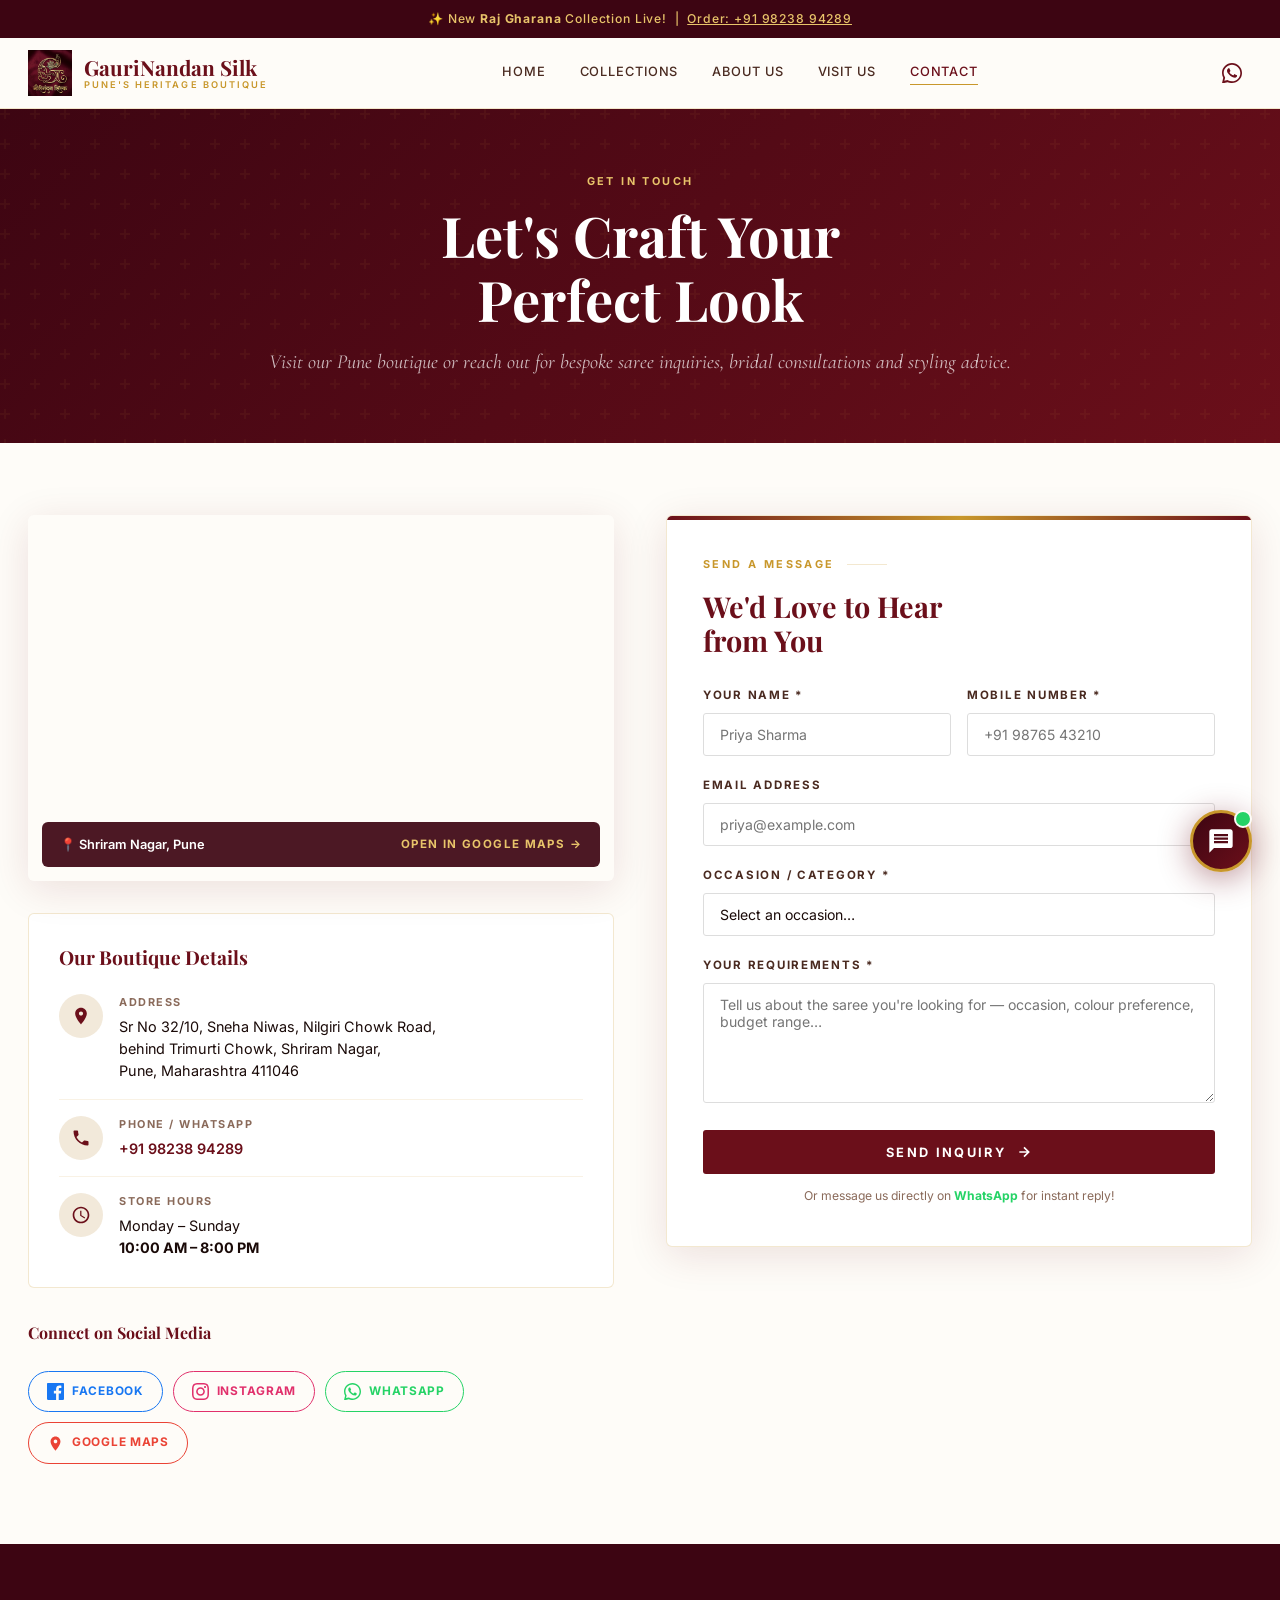
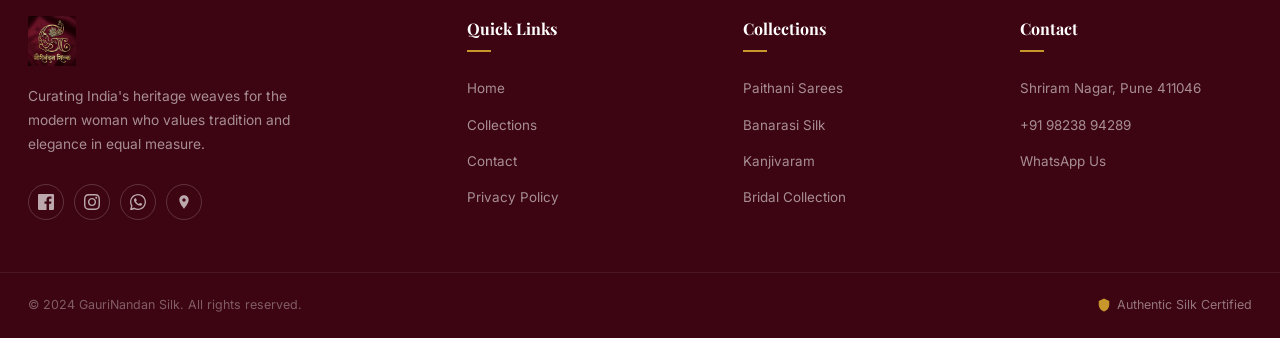
<file: contact.html>
<!DOCTYPE html>
<html lang="en">
<head>
  <meta charset="UTF-8"/>
  <meta name="viewport" content="width=device-width, initial-scale=1.0"/>
  <title>Contact Us | GauriNandan Silk – Pune's Premium Saree Boutique</title>
  <meta name="description" content="Visit GauriNandan Silk in Pune or reach us via WhatsApp, Facebook, Instagram. Sr No 32/10, Shriram Nagar, Pune 411046. +91 98238 94289."/>
  <link rel="icon" href="logo.png" type="image/png"/>
  <link rel="stylesheet" href="gn-shared.css"/>
  <style>
    /* CONTACT PAGE STYLES */
    .contact-section { padding: 72px 0 80px; }
    .contact-grid {
      display: grid;
      grid-template-columns: 1fr 1fr;
      gap: 52px;
      align-items: start;
    }
    /* Left: Map + Info */
    .contact-left { display: flex; flex-direction: column; gap: 32px; }
    .contact-map-wrap {
      border-radius: var(--radius);
      overflow: hidden;
      aspect-ratio: 16/10;
      box-shadow: var(--shadow);
      position: relative;
    }
    .contact-map-wrap iframe { width:100%; height:100%; border:0; }
    .map-cta {
      position: absolute;
      bottom: 14px;
      left: 14px;
      right: 14px;
      background: rgba(61,5,18,0.92);
      backdrop-filter: blur(8px);
      color: #fff;
      display: flex;
      align-items: center;
      justify-content: space-between;
      padding: 12px 18px;
      border-radius: var(--radius);
    }
    .map-cta span { font-size:0.8rem; font-weight:600; }
    .map-cta a {
      font-size:0.72rem; font-weight:700; letter-spacing:.12em; text-transform:uppercase;
      color:var(--gold-light); transition:color .2s;
    }
    .map-cta a:hover { color:#fff; }
    .contact-info-card {
      background: #fff;
      border: 1px solid var(--border);
      border-radius: var(--radius);
      padding: 28px 30px;
    }
    .contact-info-item {
      display: flex;
      gap: 16px;
      align-items: flex-start;
      padding: 16px 0;
      border-bottom: 1px solid var(--border-light);
    }
    .contact-info-item:last-child { border-bottom: none; padding-bottom: 0; }
    .contact-info-icon {
      width: 44px;
      height: 44px;
      border-radius: 50%;
      background: var(--cream-dark);
      display: flex;
      align-items: center;
      justify-content: center;
      flex-shrink: 0;
    }
    .contact-info-icon svg { width:20px; height:20px; fill:var(--maroon); }
    .contact-info-label { font-size:0.68rem; font-weight:700; letter-spacing:.14em; text-transform:uppercase; color:var(--text-light); margin-bottom:4px; }
    .contact-info-val { font-size:0.9rem; color:var(--text-dark); line-height:1.55; }
    .contact-info-val a { color:var(--maroon); font-weight:600; transition:color .2s; }
    .contact-info-val a:hover { color:var(--gold); }
    /* Social Buttons */
    .soc-connect { display:flex; flex-wrap:wrap; gap:10px; margin-top:24px; }
    .soc-connect-btn {
      display:flex; align-items:center; gap:8px;
      padding:10px 18px; border-radius:var(--radius-pill);
      font-size:0.74rem; font-weight:700; letter-spacing:.06em;
      text-transform:uppercase; transition:var(--transition);
      border: 1.5px solid;
    }
    .soc-connect-btn svg { width:17px; height:17px; fill:currentColor; flex-shrink:0; }
    .soc-connect-btn.fb  { border-color:#1877f2; color:#1877f2; }
    .soc-connect-btn.fb:hover  { background:#1877f2; color:#fff; }
    .soc-connect-btn.ig  { border-color:#e1306c; color:#e1306c; }
    .soc-connect-btn.ig:hover  { background:#e1306c; color:#fff; }
    .soc-connect-btn.wa  { border-color:#25d366; color:#25d366; }
    .soc-connect-btn.wa:hover  { background:#25d366; color:#fff; }
    .soc-connect-btn.map { border-color:#ea4335; color:#ea4335; }
    .soc-connect-btn.map:hover { background:#ea4335; color:#fff; }
    /* Right: Form */
    .contact-form-card {
      background: #fff;
      border: 1px solid var(--border);
      border-radius: var(--radius);
      padding: 40px 36px;
      box-shadow: var(--shadow);
      position: relative;
      overflow: hidden;
    }
    .contact-form-card::before {
      content: '';
      position: absolute;
      top: 0;
      left: 0;
      right: 0;
      height: 4px;
      background: linear-gradient(90deg, var(--maroon), var(--gold), var(--maroon));
    }
    .form-row { display:grid; grid-template-columns:1fr 1fr; gap:16px; }
    .form-submit {
      width: 100%;
      padding: 14px;
      background: var(--maroon);
      color: #fff;
      border: none;
      border-radius: var(--radius-sm);
      font-size: 0.8rem;
      font-weight: 700;
      letter-spacing: .18em;
      text-transform: uppercase;
      cursor: pointer;
      transition: var(--transition);
      display: flex;
      align-items: center;
      justify-content: center;
      gap: 10px;
      margin-top: 8px;
    }
    .form-submit:hover { background: var(--maroon-mid); transform: translateY(-2px); box-shadow: 0 8px 24px rgba(107,15,26,.28); }
    .form-submit svg { width:16px; height:16px; fill:none; stroke:currentColor; stroke-width:2.5; }
    .form-success {
      display: none;
      text-align: center;
      padding: 40px 20px;
    }
    .form-success.show { display: block; }
    .form-success-icon { font-size: 3rem; margin-bottom: 16px; }
    .form-success h3 { font-family:'Playfair Display',serif; font-size:1.5rem; color:var(--maroon); margin-bottom:8px; }
    .form-success p { font-size:.88rem; color:var(--text-light); }
    @media(max-width:900px) {
      .contact-grid { grid-template-columns:1fr; }
      .contact-form-card { order:-1; padding:28px 22px; }
    }
    @media(max-width:540px) { .form-row { grid-template-columns:1fr; } }
  </style>
</head>
<body>

<!-- ANNOUNCEMENT -->
<div id="gn-announcement">
  ✨ New <strong>Raj Gharana</strong> Collection Live! &nbsp;|&nbsp;
  <a href="https://wa.me/919823894289" target="_blank">Order: +91 98238 94289</a>
</div>

<!-- NAVBAR -->
<nav id="gn-nav">
  <div class="nav-inner">
    <a class="nav-logo" href="index.html">
      <img src="logo.png" alt="GauriNandan Silk Logo"/>
      <div class="nav-logo-text">GauriNandan Silk<small>Pune's Heritage Boutique</small></div>
    </a>
    <div class="nav-links">
      <a href="index.html">Home</a>
      <a href="shop.html">Collections</a>
      <a href="index.html#about">About Us</a>
      <a href="index.html#visit">Visit Us</a>
      <a href="contact.html" class="active">Contact</a>
    </div>
    <div class="nav-actions">
      <a href="https://wa.me/919823894289" target="_blank" class="nav-icon-btn"><svg viewBox="0 0 24 24"><path d="M17.472 14.382c-.297-.149-1.758-.867-2.03-.967-.273-.099-.471-.148-.67.15-.197.297-.767.966-.94 1.164-.173.199-.347.223-.644.075-.297-.15-1.255-.463-2.39-1.475-.883-.788-1.48-1.761-1.653-2.059-.173-.297-.018-.458.13-.606.134-.133.298-.347.446-.52.149-.174.198-.298.298-.497.099-.198.05-.371-.025-.52-.075-.149-.669-1.612-.916-2.207-.242-.579-.487-.5-.669-.51-.173-.008-.371-.01-.57-.01-.198 0-.52.074-.792.372-.272.297-1.04 1.016-1.04 2.479 0 1.462 1.065 2.875 1.213 3.074.149.198 2.096 3.2 5.077 4.487.709.306 1.262.489 1.694.625.712.227 1.36.195 1.871.118.571-.085 1.758-.719 2.006-1.413.248-.694.248-1.289.173-1.413-.074-.124-.272-.198-.57-.347z"/><path d="M12 0C5.373 0 0 5.373 0 12c0 2.127.558 4.123 1.528 5.849L.057 23.854a.5.5 0 00.605.605l6.005-1.471A11.954 11.954 0 0012 24c6.627 0 12-5.373 12-12S18.627 0 12 0zm0 22a9.952 9.952 0 01-5.062-1.38l-.361-.215-3.734.914.915-3.734-.215-.361A9.952 9.952 0 012 12C2 6.477 6.477 2 12 2s10 4.477 10 10-4.477 10-10 10z"/></svg></a>
      <button class="hamburger" id="gn-hamburger"><span></span><span></span><span></span></button>
    </div>
  </div>
</nav>

<!-- MOBILE NAV -->
<div id="gn-mobile-nav">
  <a href="index.html">Home</a>
  <a href="shop.html">Collections</a>
  <a href="index.html#about">About Us</a>
  <a href="contact.html">Contact</a>
  <div class="mobile-soc-row">
    <a class="mobile-soc-btn" href="https://wa.me/919823894289" target="_blank">💬 WhatsApp</a>
    <a class="mobile-soc-btn" href="https://maps.app.goo.gl/ef2P8LEWgLj3ya296" target="_blank">📍 Maps</a>
  </div>
</div>

<!-- PAGE HERO -->
<div class="page-hero">
  <p class="page-hero-label">Get in Touch</p>
  <h1 class="page-hero-title font-serif">Let's Craft Your<br/>Perfect Look</h1>
  <p class="page-hero-sub">Visit our Pune boutique or reach out for bespoke saree inquiries, bridal consultations and styling advice.</p>
</div>

<!-- MAIN -->
<main>
  <section class="contact-section">
    <div class="container">
      <div class="contact-grid">

        <!-- LEFT: Map + Info -->
        <div class="contact-left" data-reveal>
          <div class="contact-map-wrap">
            <iframe
              src="https://www.google.com/maps/embed?pb=!1m18!1m12!1m3!1d3783.2714726849093!2d73.8155!3d18.5162!2m3!1f0!2f0!3f0!3m2!1i1024!2i768!4f13.1!3m3!1m2!1s0x3bc2bf2836db5019%3A0xfabf6e5bb9e13a6b!2sShriram%20Nagar%2C%20Pune%2C%20Maharashtra!5e0!3m2!1sen!2sin!4v1718000000000!5m2!1sen!2sin"
              allowfullscreen="" loading="lazy" referrerpolicy="no-referrer-when-downgrade"
              title="GauriNandan Silk Pune Location">
            </iframe>
            <div class="map-cta">
              <span>📍 Shriram Nagar, Pune</span>
              <a href="https://maps.app.goo.gl/ef2P8LEWgLj3ya296" target="_blank">Open in Google Maps →</a>
            </div>
          </div>

          <div class="contact-info-card">
            <h3 class="font-serif" style="font-size:1.2rem;color:var(--maroon);margin-bottom:4px;">Our Boutique Details</h3>
            <div class="contact-info-item">
              <div class="contact-info-icon"><svg viewBox="0 0 24 24"><path d="M12 2C8.13 2 5 5.13 5 9c0 5.25 7 13 7 13s7-7.75 7-13c0-3.87-3.13-7-7-7zm0 9.5c-1.38 0-2.5-1.12-2.5-2.5s1.12-2.5 2.5-2.5 2.5 1.12 2.5 2.5-1.12 2.5-2.5 2.5z"/></svg></div>
              <div>
                <div class="contact-info-label">Address</div>
                <div class="contact-info-val">Sr No 32/10, Sneha Niwas, Nilgiri Chowk Road,<br/>behind Trimurti Chowk, Shriram Nagar,<br/>Pune, Maharashtra 411046</div>
              </div>
            </div>
            <div class="contact-info-item">
              <div class="contact-info-icon"><svg viewBox="0 0 24 24"><path d="M6.62 10.79c1.44 2.83 3.76 5.14 6.59 6.59l2.2-2.2c.27-.27.67-.36 1.02-.24 1.12.37 2.33.57 3.57.57.55 0 1 .45 1 1V20c0 .55-.45 1-1 1-9.39 0-17-7.61-17-17 0-.55.45-1 1-1h3.5c.55 0 1 .45 1 1 0 1.25.2 2.45.57 3.57.11.35.03.74-.25 1.02l-2.2 2.2z"/></svg></div>
              <div>
                <div class="contact-info-label">Phone / WhatsApp</div>
                <div class="contact-info-val"><a href="tel:+919823894289">+91 98238 94289</a></div>
              </div>
            </div>
            <div class="contact-info-item">
              <div class="contact-info-icon"><svg viewBox="0 0 24 24"><path d="M12 2C6.48 2 2 6.48 2 12s4.48 10 10 10 10-4.48 10-10S17.52 2 12 2zm0 18c-4.41 0-8-3.59-8-8s3.59-8 8-8 8 3.59 8 8-3.59 8-8 8zm.5-13H11v6l5.25 3.15.75-1.23-4.5-2.67V7z"/></svg></div>
              <div>
                <div class="contact-info-label">Store Hours</div>
                <div class="contact-info-val">Monday – Sunday<br/><strong>10:00 AM – 8:00 PM</strong></div>
              </div>
            </div>
          </div>

          <div>
            <h4 class="font-serif" style="font-size:1rem;color:var(--maroon);margin-bottom:14px;">Connect on Social Media</h4>
            <div class="soc-connect">
              <a class="soc-connect-btn fb" href="https://www.facebook.com/share/14ZEr9QbPwk/" target="_blank">
                <svg viewBox="0 0 24 24"><path d="M22.675 0h-21.35c-.732 0-1.325.593-1.325 1.325v21.351c0 .731.593 1.324 1.325 1.324h11.495v-9.294h-3.128v-3.622h3.128v-2.671c0-3.1 1.893-4.788 4.659-4.788 1.325 0 2.463.099 2.795.143v3.24l-1.918.001c-1.504 0-1.795.715-1.795 1.763v2.313h3.587l-.467 3.622h-3.12v9.293h6.116c.73 0 1.323-.593 1.323-1.325v-21.35c0-.732-.593-1.325-1.325-1.325z"/></svg>
                Facebook
              </a>
              <a class="soc-connect-btn ig" href="https://www.instagram.com/gaurinandan_silk?igsh=MXVwcW5zNHdubG9kYg==" target="_blank">
                <svg viewBox="0 0 24 24"><path d="M12 2.163c3.204 0 3.584.012 4.85.07 3.252.148 4.771 1.691 4.919 4.919.058 1.265.069 1.645.069 4.849 0 3.205-.012 3.584-.069 4.849-.149 3.225-1.664 4.771-4.919 4.919-1.266.058-1.644.07-4.85.07-3.204 0-3.584-.012-4.849-.07-3.26-.149-4.771-1.699-4.919-4.92-.058-1.265-.07-1.644-.07-4.849 0-3.204.013-3.583.07-4.849.149-3.227 1.664-4.771 4.919-4.919 1.266-.057 1.645-.069 4.849-.069zm0-2.163c-3.259 0-3.667.014-4.947.072-4.358.2-6.78 2.618-6.98 6.98-.059 1.281-.073 1.689-.073 4.948 0 3.259.014 3.668.072 4.948.2 4.358 2.618 6.78 6.98 6.98 1.281.058 1.689.072 4.948.072 3.259 0 3.668-.014 4.948-.072 4.354-.2 6.782-2.618 6.979-6.98.059-1.28.073-1.689.073-4.948 0-3.259-.014-3.667-.072-4.947-.196-4.354-2.617-6.78-6.979-6.98-1.281-.059-1.69-.073-4.949-.073zm0 5.838c-3.403 0-6.162 2.759-6.162 6.162s2.759 6.163 6.162 6.163 6.162-2.759 6.162-6.163-2.759-6.162-6.162-6.162zm0 10.162c-2.209 0-4-1.79-4-4s1.791-4 4-4 4 1.791 4 4-1.791 4-4 4zm6.406-11.845c-.796 0-1.441.645-1.441 1.44s.645 1.44 1.441 1.44c.795 0 1.439-.645 1.439-1.44s-.644-1.44-1.439-1.44z"/></svg>
                Instagram
              </a>
              <a class="soc-connect-btn wa" href="https://wa.me/919823894289" target="_blank">
                <svg viewBox="0 0 24 24"><path d="M17.472 14.382c-.297-.149-1.758-.867-2.03-.967-.273-.099-.471-.148-.67.15-.197.297-.767.966-.94 1.164-.173.199-.347.223-.644.075-.297-.15-1.255-.463-2.39-1.475-.883-.788-1.48-1.761-1.653-2.059-.173-.297-.018-.458.13-.606.134-.133.298-.347.446-.52.149-.174.198-.298.298-.497.099-.198.05-.371-.025-.52-.075-.149-.669-1.612-.916-2.207-.242-.579-.487-.5-.669-.51-.173-.008-.371-.01-.57-.01-.198 0-.52.074-.792.372-.272.297-1.04 1.016-1.04 2.479 0 1.462 1.065 2.875 1.213 3.074.149.198 2.096 3.2 5.077 4.487.709.306 1.262.489 1.694.625.712.227 1.36.195 1.871.118.571-.085 1.758-.719 2.006-1.413.248-.694.248-1.289.173-1.413-.074-.124-.272-.198-.57-.347z"/><path d="M12 0C5.373 0 0 5.373 0 12c0 2.127.558 4.123 1.528 5.849L.057 23.854a.5.5 0 00.605.605l6.005-1.471A11.954 11.954 0 0012 24c6.627 0 12-5.373 12-12S18.627 0 12 0zm0 22a9.952 9.952 0 01-5.062-1.38l-.361-.215-3.734.914.915-3.734-.215-.361A9.952 9.952 0 012 12C2 6.477 6.477 2 12 2s10 4.477 10 10-4.477 10-10 10z"/></svg>
                WhatsApp
              </a>
              <a class="soc-connect-btn map" href="https://maps.app.goo.gl/ef2P8LEWgLj3ya296" target="_blank">
                <svg viewBox="0 0 24 24"><path d="M12 2C8.13 2 5 5.13 5 9c0 5.25 7 13 7 13s7-7.75 7-13c0-3.87-3.13-7-7-7zm0 9.5c-1.38 0-2.5-1.12-2.5-2.5s1.12-2.5 2.5-2.5 2.5 1.12 2.5 2.5-1.12 2.5-2.5 2.5z"/></svg>
                Google Maps
              </a>
            </div>
          </div>
        </div>

        <!-- RIGHT: Form -->
        <div class="contact-form-card" data-reveal style="transition-delay:.1s">
          <div class="section-label left" style="margin-bottom:16px;">Send a Message</div>
          <h2 class="section-h2" style="font-size:1.8rem;margin-bottom:28px;">We'd Love to Hear<br/>from You</h2>

          <form id="contact-form" novalidate>
            <div class="form-row">
              <div class="form-group">
                <label class="form-label">Your Name *</label>
                <input type="text" class="form-input" placeholder="Priya Sharma" required id="name-input"/>
              </div>
              <div class="form-group">
                <label class="form-label">Mobile Number *</label>
                <input type="tel" class="form-input" placeholder="+91 98765 43210" required id="phone-input"/>
              </div>
            </div>

            <div class="form-group">
              <label class="form-label">Email Address</label>
              <input type="email" class="form-input" placeholder="priya@example.com" id="email-input"/>
            </div>

            <div class="form-group">
              <label class="form-label">Occasion / Category *</label>
              <select class="form-select" required>
                <option value="" disabled selected>Select an occasion…</option>
                <option>Bridal Collection</option>
                <option>Wedding Guest</option>
                <option>Festive / Puja</option>
                <option>Party Wear Silk</option>
                <option>Office Wear</option>
                <option>Casual Drapes</option>
                <option>Wholesale Inquiry</option>
                <option>Other</option>
              </select>
            </div>

            <div class="form-group">
              <label class="form-label">Your Requirements *</label>
              <textarea class="form-textarea" placeholder="Tell us about the saree you're looking for — occasion, colour preference, budget range…" required></textarea>
            </div>

            <button type="submit" class="form-submit">
              Send Inquiry
              <svg viewBox="0 0 24 24"><path d="M5 12h14M12 5l7 7-7 7"/></svg>
            </button>

            <p style="text-align:center;font-size:.76rem;color:var(--text-light);margin-top:12px;">
              Or message us directly on
              <a href="https://wa.me/919823894289" target="_blank" style="color:#25d366;font-weight:700;">WhatsApp</a>
              for instant reply!
            </p>
          </form>

          <div class="form-success" id="form-success">
            <div class="form-success-icon">🙏</div>
            <h3 class="font-serif">Thank You!</h3>
            <p>We've received your inquiry and will reach out within 24 hours. For quicker response, WhatsApp us at <a href="https://wa.me/919823894289" style="color:var(--maroon);font-weight:600;">+91 98238 94289</a></p>
            <a href="shop.html" class="btn btn-maroon" style="margin-top:20px;display:inline-flex;">Browse Collections</a>
          </div>
        </div>

      </div>
    </div>
  </section>
</main>

<!-- FOOTER -->
<footer id="gn-footer">
  <div class="footer-grid">
    <div class="footer-brand">
      <img src="logo.png" alt="GauriNandan Silk"/>
      <p>Curating India's heritage weaves for the modern woman who values tradition and elegance in equal measure.</p>
      <div class="footer-soc-row">
        <a class="footer-soc-icon" href="https://www.facebook.com/share/14ZEr9QbPwk/" target="_blank"><svg viewBox="0 0 24 24"><path d="M22.675 0h-21.35c-.732 0-1.325.593-1.325 1.325v21.351c0 .731.593 1.324 1.325 1.324h11.495v-9.294h-3.128v-3.622h3.128v-2.671c0-3.1 1.893-4.788 4.659-4.788 1.325 0 2.463.099 2.795.143v3.24l-1.918.001c-1.504 0-1.795.715-1.795 1.763v2.313h3.587l-.467 3.622h-3.12v9.293h6.116c.73 0 1.323-.593 1.323-1.325v-21.35c0-.732-.593-1.325-1.325-1.325z"/></svg></a>
        <a class="footer-soc-icon" href="https://www.instagram.com/gaurinandan_silk?igsh=MXVwcW5zNHdubG9kYg==" target="_blank"><svg viewBox="0 0 24 24"><path d="M12 2.163c3.204 0 3.584.012 4.85.07 3.252.148 4.771 1.691 4.919 4.919.058 1.265.069 1.645.069 4.849 0 3.205-.012 3.584-.069 4.849-.149 3.225-1.664 4.771-4.919 4.919-1.266.058-1.644.07-4.85.07-3.204 0-3.584-.012-4.849-.07-3.26-.149-4.771-1.699-4.919-4.92-.058-1.265-.07-1.644-.07-4.849 0-3.204.013-3.583.07-4.849.149-3.227 1.664-4.771 4.919-4.919 1.266-.057 1.645-.069 4.849-.069zm0-2.163c-3.259 0-3.667.014-4.947.072-4.358.2-6.78 2.618-6.98 6.98-.059 1.281-.073 1.689-.073 4.948 0 3.259.014 3.668.072 4.948.2 4.358 2.618 6.78 6.98 6.98 1.281.058 1.689.072 4.948.072 3.259 0 3.668-.014 4.948-.072 4.354-.2 6.782-2.618 6.979-6.98.059-1.28.073-1.689.073-4.948 0-3.259-.014-3.667-.072-4.947-.196-4.354-2.617-6.78-6.979-6.98-1.281-.059-1.69-.073-4.949-.073zm0 5.838c-3.403 0-6.162 2.759-6.162 6.162s2.759 6.163 6.162 6.163 6.162-2.759 6.162-6.163-2.759-6.162-6.162-6.162zm0 10.162c-2.209 0-4-1.79-4-4s1.791-4 4-4 4 1.791 4 4-1.791 4-4 4zm6.406-11.845c-.796 0-1.441.645-1.441 1.44s.645 1.44 1.441 1.44c.795 0 1.439-.645 1.439-1.44s-.644-1.44-1.439-1.44z"/></svg></a>
        <a class="footer-soc-icon" href="https://wa.me/919823894289" target="_blank"><svg viewBox="0 0 24 24"><path d="M17.472 14.382c-.297-.149-1.758-.867-2.03-.967-.273-.099-.471-.148-.67.15-.197.297-.767.966-.94 1.164-.173.199-.347.223-.644.075-.297-.15-1.255-.463-2.39-1.475-.883-.788-1.48-1.761-1.653-2.059-.173-.297-.018-.458.13-.606.134-.133.298-.347.446-.52.149-.174.198-.298.298-.497.099-.198.05-.371-.025-.52-.075-.149-.669-1.612-.916-2.207-.242-.579-.487-.5-.669-.51-.173-.008-.371-.01-.57-.01-.198 0-.52.074-.792.372-.272.297-1.04 1.016-1.04 2.479 0 1.462 1.065 2.875 1.213 3.074.149.198 2.096 3.2 5.077 4.487.709.306 1.262.489 1.694.625.712.227 1.36.195 1.871.118.571-.085 1.758-.719 2.006-1.413.248-.694.248-1.289.173-1.413-.074-.124-.272-.198-.57-.347z"/><path d="M12 0C5.373 0 0 5.373 0 12c0 2.127.558 4.123 1.528 5.849L.057 23.854a.5.5 0 00.605.605l6.005-1.471A11.954 11.954 0 0012 24c6.627 0 12-5.373 12-12S18.627 0 12 0zm0 22a9.952 9.952 0 01-5.062-1.38l-.361-.215-3.734.914.915-3.734-.215-.361A9.952 9.952 0 012 12C2 6.477 6.477 2 12 2s10 4.477 10 10-4.477 10-10 10z"/></svg></a>
        <a class="footer-soc-icon" href="https://maps.app.goo.gl/ef2P8LEWgLj3ya296" target="_blank"><svg viewBox="0 0 24 24"><path d="M12 2C8.13 2 5 5.13 5 9c0 5.25 7 13 7 13s7-7.75 7-13c0-3.87-3.13-7-7-7zm0 9.5c-1.38 0-2.5-1.12-2.5-2.5s1.12-2.5 2.5-2.5 2.5 1.12 2.5 2.5-1.12 2.5-2.5 2.5z"/></svg></a>
      </div>
    </div>
    <div class="footer-col"><h5>Quick Links</h5><ul><li><a href="index.html">Home</a></li><li><a href="shop.html">Collections</a></li><li><a href="contact.html">Contact</a></li><li><a href="#">Privacy Policy</a></li></ul></div>
    <div class="footer-col"><h5>Collections</h5><ul><li><a href="shop.html">Paithani Sarees</a></li><li><a href="shop.html">Banarasi Silk</a></li><li><a href="shop.html">Kanjivaram</a></li><li><a href="shop.html">Bridal Collection</a></li></ul></div>
    <div class="footer-col"><h5>Contact</h5><ul><li><a href="https://maps.app.goo.gl/ef2P8LEWgLj3ya296" target="_blank">Shriram Nagar, Pune 411046</a></li><li><a href="tel:+919823894289">+91 98238 94289</a></li><li><a href="https://wa.me/919823894289" target="_blank">WhatsApp Us</a></li></ul></div>
  </div>
  <div class="footer-bottom">
    <p>© 2024 GauriNandan Silk. All rights reserved.</p>
    <div class="footer-certified"><svg viewBox="0 0 24 24"><path d="M12 1L3 5v6c0 5.55 3.84 10.74 9 12 5.16-1.26 9-6.45 9-12V5l-9-4z"/></svg>Authentic Silk Certified</div>
  </div>
</footer>

<!-- CHATBOT -->
<div id="gn-chatbot">
  <div id="gn-chat-window" role="dialog">
    <div class="chat-header">
      <div class="chat-avatar"><img src="logo.png" alt="GauriNandan"/></div>
      <div class="chat-hdr-info"><div class="chat-hdr-name">GauriNandan Silk</div><div class="chat-hdr-status">Online · Here to help</div></div>
      <button class="chat-close-btn" id="gn-chat-close">✕</button>
    </div>
    <div class="chat-msgs" id="gn-chat-msgs"></div>
    <div class="chat-quick">
      <button class="chat-quick-btn" data-msg="WhatsApp Order">💬 WhatsApp</button>
      <button class="chat-quick-btn" data-msg="Store Location">📍 Location</button>
      <button class="chat-quick-btn" data-msg="Follow on Instagram">📸 Instagram</button>
      <button class="chat-quick-btn" data-msg="Follow on Facebook">👍 Facebook</button>
    </div>
    <div class="chat-input-row">
      <input class="chat-text-input" id="gn-chat-input" type="text" placeholder="How can we help?" autocomplete="off"/>
      <button class="chat-send-btn" id="gn-chat-send"><svg viewBox="0 0 24 24"><path d="M2.01 21L23 12 2.01 3 2 10l15 2-15 2z"/></svg></button>
    </div>
  </div>
  <button id="gn-chat-toggle"><div id="gn-chat-badge"></div><svg viewBox="0 0 24 24"><path d="M20 2H4c-1.1 0-2 .9-2 2v18l4-4h14c1.1 0 2-.9 2-2V4c0-1.1-.9-2-2-2zm-2 12H6v-2h12v2zm0-3H6V9h12v2zm0-3H6V6h12v2z"/></svg></button>
</div>

<script src="gn-shared.js"></script>
<script>
  // Form submission handler
  document.getElementById('contact-form').addEventListener('submit', function(e) {
    e.preventDefault();
    const name = document.getElementById('name-input').value;
    const phone = document.getElementById('phone-input').value;
    if (!name.trim() || !phone.trim()) {
      alert('Please fill in all required fields.');
      return;
    }
    this.style.display = 'none';
    document.getElementById('form-success').classList.add('show');
  });
</script>
</body>
</html>
</file>
<file: gn-shared.css>
/* ============================================================
   GauriNandan Silk — Unified Design System
   Primary: Maroon #6B0F1A  |  Accent: Gold #C8972B
   Font: Playfair Display (serif) + Cormorant Garamond + Inter
   ============================================================ */

@import url('https://fonts.googleapis.com/css2?family=Playfair+Display:ital,wght@0,400;0,600;0,700;0,900;1,400;1,700&family=Cormorant+Garamond:ital,wght@0,300;0,400;0,600;1,300;1,400;1,600&family=Inter:wght@300;400;500;600;700&display=swap');

/* ===== TOKENS ===== */
:root {
  --maroon:        #6B0F1A;
  --maroon-deep:   #3D0512;
  --maroon-mid:    #8B1A2A;
  --maroon-light:  #B5303F;
  --gold:          #C8972B;
  --gold-light:    #E8C46A;
  --gold-pale:     #F5E6C0;
  --cream:         #FBF5ED;
  --cream-dark:    #F2E9DA;
  --off-white:     #FEFCF8;
  --white:         #FFFFFF;
  --text-dark:     #1A0A08;
  --text-mid:      #4A2A20;
  --text-light:    #8A6A5A;
  --border:        rgba(200,151,43,0.22);
  --border-light:  rgba(200,151,43,0.12);
  --shadow:        0 8px 40px rgba(107,15,26,0.12);
  --shadow-lg:     0 20px 60px rgba(107,15,26,0.18);
  --ease:          cubic-bezier(0.165,0.84,0.44,1);
  --transition:    all 0.4s var(--ease);
  --radius-sm:     3px;
  --radius:        6px;
  --radius-lg:     12px;
  --radius-pill:   100px;
}

/* ===== RESET ===== */
*,*::before,*::after { box-sizing: border-box; margin: 0; padding: 0; }
html { scroll-behavior: smooth; font-size: 16px; }
body {
  font-family: 'Inter', sans-serif;
  background: var(--off-white);
  color: var(--text-dark);
  line-height: 1.65;
  overflow-x: hidden;
}
img { display: block; max-width: 100%; height: auto; }
a { text-decoration: none; color: inherit; }
button { cursor: pointer; border: none; background: none; font-family: inherit; }
ul { list-style: none; }
input, textarea, select { font-family: inherit; }

/* ===== TYPOGRAPHY ===== */
.font-serif   { font-family: 'Playfair Display', serif; }
.font-cormo   { font-family: 'Cormorant Garamond', serif; }
.section-label {
  font-family: 'Inter', sans-serif;
  font-size: 0.68rem;
  font-weight: 700;
  letter-spacing: 0.22em;
  text-transform: uppercase;
  color: var(--gold);
  display: flex;
  align-items: center;
  gap: 12px;
  margin-bottom: 12px;
}
.section-label::before, .section-label::after {
  content: '';
  flex: 1;
  height: 1px;
  background: var(--border);
}
.section-label.left::before { display: none; }
.section-label.left { justify-content: flex-start; }
.section-label.left::after { flex: unset; width: 40px; }
.section-h2 {
  font-family: 'Playfair Display', serif;
  font-size: clamp(1.8rem, 4vw, 3rem);
  color: var(--maroon);
  line-height: 1.18;
}
.section-sub {
  font-size: 0.92rem;
  color: var(--text-light);
  line-height: 1.75;
  max-width: 540px;
  margin-top: 14px;
}

/* ===== LAYOUT ===== */
.container {
  max-width: 1280px;
  margin: 0 auto;
  padding: 0 28px;
}
.container-sm { max-width: 960px; margin: 0 auto; padding: 0 28px; }

/* ===== BUTTONS ===== */
.btn {
  display: inline-flex;
  align-items: center;
  gap: 10px;
  padding: 13px 30px;
  font-size: 0.76rem;
  font-weight: 700;
  letter-spacing: 0.16em;
  text-transform: uppercase;
  border-radius: var(--radius-sm);
  transition: var(--transition);
  cursor: pointer;
  border: none;
}
.btn-primary {
  background: var(--gold);
  color: var(--maroon-deep);
  border: 2px solid var(--gold);
}
.btn-primary:hover {
  background: var(--gold-light);
  transform: translateY(-2px);
  box-shadow: 0 8px 24px rgba(200,151,43,0.3);
}
.btn-maroon {
  background: var(--maroon);
  color: #fff;
  border: 2px solid var(--maroon);
}
.btn-maroon:hover {
  background: var(--maroon-mid);
  transform: translateY(-2px);
  box-shadow: 0 8px 24px rgba(107,15,26,0.3);
}
.btn-outline {
  background: transparent;
  color: var(--maroon);
  border: 2px solid var(--border);
}
.btn-outline:hover {
  border-color: var(--maroon);
  background: rgba(107,15,26,0.04);
}
.btn-ghost-white {
  background: transparent;
  color: #fff;
  border: 2px solid rgba(255,255,255,0.4);
}
.btn-ghost-white:hover {
  background: rgba(255,255,255,0.1);
  border-color: #fff;
}
.btn svg { width: 15px; height: 15px; flex-shrink: 0; }
.btn-icon {
  width: 42px;
  height: 42px;
  padding: 0;
  display: flex;
  align-items: center;
  justify-content: center;
  border-radius: 50%;
}

/* ===== ANNOUNCEMENT BAR ===== */
#gn-announcement {
  background: var(--maroon-deep);
  color: var(--gold-light);
  text-align: center;
  padding: 9px 20px;
  font-size: 0.76rem;
  letter-spacing: 0.07em;
  font-weight: 500;
}
#gn-announcement a { color: var(--gold-light); text-decoration: underline; }

/* ===== NAVBAR ===== */
#gn-nav {
  position: sticky;
  top: 0;
  z-index: 1000;
  background: rgba(254,252,248,0.97);
  backdrop-filter: blur(20px);
  border-bottom: 1px solid var(--border);
  transition: var(--transition);
}
.nav-inner {
  max-width: 1280px;
  margin: 0 auto;
  display: flex;
  align-items: center;
  justify-content: space-between;
  padding: 0 28px;
  height: 70px;
}
.nav-logo {
  display: flex;
  align-items: center;
  gap: 12px;
  flex-shrink: 0;
}
.nav-logo img {
  height: 46px;
  width: auto;
  object-fit: contain;
}
.nav-logo-text {
  font-family: 'Playfair Display', serif;
  font-size: 1.3rem;
  font-weight: 700;
  color: var(--maroon);
  line-height: 1.15;
}
.nav-logo-text small {
  display: block;
  font-size: 0.58rem;
  font-family: 'Inter', sans-serif;
  letter-spacing: 0.22em;
  color: var(--gold);
  font-weight: 600;
  text-transform: uppercase;
}
.nav-links {
  display: flex;
  align-items: center;
  gap: 34px;
}
.nav-links a {
  font-size: 0.8rem;
  font-weight: 500;
  letter-spacing: 0.07em;
  color: var(--text-mid);
  text-transform: uppercase;
  position: relative;
  transition: color 0.3s;
  padding-bottom: 3px;
}
.nav-links a::after {
  content: '';
  position: absolute;
  bottom: 0;
  left: 0;
  width: 0;
  height: 1.5px;
  background: var(--gold);
  transition: width 0.3s var(--ease);
}
.nav-links a:hover, .nav-links a.active { color: var(--maroon); }
.nav-links a:hover::after, .nav-links a.active::after { width: 100%; }
.nav-actions { display: flex; align-items: center; gap: 8px; }
.nav-icon-btn {
  width: 40px;
  height: 40px;
  display: flex;
  align-items: center;
  justify-content: center;
  border-radius: 50%;
  color: var(--maroon);
  transition: var(--transition);
}
.nav-icon-btn:hover { background: var(--cream-dark); }
.nav-icon-btn svg { width: 20px; height: 20px; fill: currentColor; }
.hamburger {
  display: none;
  flex-direction: column;
  gap: 5px;
  width: 26px;
  cursor: pointer;
  padding: 8px;
  margin: -8px;
}
.hamburger span {
  display: block;
  height: 2px;
  background: var(--maroon);
  border-radius: 2px;
  transition: var(--transition);
}
.hamburger.open span:nth-child(1) { transform: translateY(7px) rotate(45deg); }
.hamburger.open span:nth-child(2) { opacity: 0; }
.hamburger.open span:nth-child(3) { transform: translateY(-7px) rotate(-45deg); }

/* Mobile Nav */
#gn-mobile-nav {
  display: none;
  position: fixed;
  inset: 0;
  z-index: 998;
  background: var(--off-white);
  flex-direction: column;
  padding: 100px 32px 48px;
  gap: 0;
  overflow-y: auto;
}
#gn-mobile-nav.open { display: flex; }
#gn-mobile-nav a {
  font-family: 'Playfair Display', serif;
  font-size: 1.7rem;
  color: var(--maroon);
  border-bottom: 1px solid var(--border-light);
  padding: 18px 0;
  transition: color 0.3s;
}
#gn-mobile-nav a:hover { color: var(--gold); }
.mobile-soc-row {
  display: flex;
  gap: 16px;
  margin-top: 32px;
  flex-wrap: wrap;
}
.mobile-soc-btn {
  display: flex;
  align-items: center;
  gap: 8px;
  padding: 9px 18px;
  border-radius: var(--radius-pill);
  border: 1.5px solid var(--border);
  font-size: 0.75rem;
  font-weight: 700;
  color: var(--maroon);
  transition: var(--transition);
}
.mobile-soc-btn:hover { background: var(--maroon); color: #fff; border-color: var(--maroon); }
.mobile-soc-btn svg { width: 16px; height: 16px; fill: currentColor; }

/* ===== FOOTER ===== */
#gn-footer {
  background: var(--maroon-deep);
  color: rgba(255,255,255,0.7);
}
.footer-grid {
  max-width: 1280px;
  margin: 0 auto;
  display: grid;
  grid-template-columns: 1.7fr 1fr 1fr 1fr;
  gap: 44px;
  padding: 72px 28px 52px;
}
.footer-brand img {
  height: 50px;
  width: auto;
  object-fit: contain;
  margin-bottom: 18px;
}
.footer-brand p {
  font-size: 0.86rem;
  line-height: 1.75;
  color: rgba(255,255,255,0.55);
  margin-bottom: 28px;
  max-width: 280px;
}
.footer-soc-row { display: flex; gap: 10px; flex-wrap: wrap; }
.footer-soc-icon {
  width: 36px;
  height: 36px;
  border-radius: 50%;
  border: 1px solid rgba(255,255,255,0.18);
  display: flex;
  align-items: center;
  justify-content: center;
  color: rgba(255,255,255,0.65);
  transition: var(--transition);
}
.footer-soc-icon:hover { background: var(--gold); border-color: var(--gold); color: var(--maroon-deep); }
.footer-soc-icon svg { width: 16px; height: 16px; fill: currentColor; }
.footer-col h5 {
  font-family: 'Playfair Display', serif;
  font-size: 1rem;
  color: #fff;
  margin-bottom: 22px;
  padding-bottom: 10px;
  position: relative;
}
.footer-col h5::after {
  content: '';
  position: absolute;
  bottom: 0;
  left: 0;
  width: 24px;
  height: 2px;
  background: var(--gold);
}
.footer-col li { margin-bottom: 10px; }
.footer-col a {
  font-size: 0.84rem;
  color: rgba(255,255,255,0.55);
  transition: color 0.3s;
  line-height: 1.6;
}
.footer-col a:hover { color: var(--gold-light); }
.footer-bottom {
  border-top: 1px solid rgba(255,255,255,0.07);
  max-width: 1280px;
  margin: 0 auto;
  padding: 22px 28px;
  display: flex;
  justify-content: space-between;
  align-items: center;
  flex-wrap: wrap;
  gap: 12px;
  font-size: 0.78rem;
  color: rgba(255,255,255,0.35);
}
.footer-certified {
  display: flex;
  align-items: center;
  gap: 6px;
  color: rgba(255,255,255,0.45);
}
.footer-certified svg { width: 14px; height: 14px; fill: var(--gold); }

/* ===== CHATBOT ===== */
#gn-chatbot {
  position: fixed;
  bottom: 28px;
  right: 28px;
  z-index: 9999;
}
#gn-chat-toggle {
  width: 62px;
  height: 62px;
  border-radius: 50%;
  background: linear-gradient(135deg, var(--maroon-deep), var(--maroon));
  display: flex;
  align-items: center;
  justify-content: center;
  box-shadow: 0 6px 32px rgba(107,15,26,0.45);
  border: 3px solid var(--gold);
  transition: var(--transition);
  cursor: pointer;
  position: relative;
}
#gn-chat-toggle:hover { transform: scale(1.08); box-shadow: 0 10px 40px rgba(107,15,26,0.5); }
#gn-chat-toggle svg { width: 28px; height: 28px; fill: #fff; }
#gn-chat-badge {
  position: absolute;
  top: -3px;
  right: -3px;
  width: 18px;
  height: 18px;
  border-radius: 50%;
  background: #25d366;
  border: 2.5px solid var(--off-white);
  animation: badge-pulse 2.5s infinite;
}
@keyframes badge-pulse {
  0%,100% { transform:scale(1); }
  50% { transform:scale(1.3); }
}
#gn-chat-window {
  position: absolute;
  bottom: 78px;
  right: 0;
  width: 350px;
  background: #fff;
  border-radius: 20px;
  box-shadow: 0 24px 70px rgba(0,0,0,0.18);
  overflow: hidden;
  display: none;
  flex-direction: column;
  max-height: 540px;
}
#gn-chat-window.open { display: flex; }
.chat-header {
  background: linear-gradient(135deg, var(--maroon-deep), var(--maroon));
  padding: 18px 20px;
  display: flex;
  align-items: center;
  gap: 12px;
}
.chat-avatar {
  width: 44px;
  height: 44px;
  border-radius: 50%;
  overflow: hidden;
  border: 2px solid var(--gold);
  flex-shrink: 0;
  background: var(--cream);
}
.chat-avatar img { width:100%; height:100%; object-fit:cover; }
.chat-hdr-info { flex: 1; }
.chat-hdr-name { font-family:'Playfair Display',serif; color:#fff; font-size:0.95rem; font-weight:600; }
.chat-hdr-status {
  color:#25d366; font-size:0.68rem; font-weight:600;
  display:flex; align-items:center; gap:4px; margin-top:2px;
}
.chat-hdr-status::before { content:''; width:7px; height:7px; border-radius:50%; background:#25d366; }
.chat-close-btn { color:rgba(255,255,255,0.7); font-size:1.3rem; cursor:pointer; line-height:1; background:none; border:none; transition:color 0.2s; }
.chat-close-btn:hover { color:#fff; }
.chat-msgs {
  flex:1; overflow-y:auto; padding:16px; display:flex;
  flex-direction:column; gap:10px; background:#f7f2f0;
}
.chat-msgs::-webkit-scrollbar { width:4px; }
.chat-msgs::-webkit-scrollbar-thumb { background:var(--border); border-radius:4px; }
.chat-msg {
  max-width:90%; padding:10px 14px; font-size:0.83rem; line-height:1.55;
}
.chat-msg.bot {
  background:#fff; color:var(--text-dark);
  border-radius:4px 16px 16px 16px; align-self:flex-start;
  box-shadow:0 2px 8px rgba(0,0,0,0.07);
}
.chat-msg.user {
  background:var(--maroon); color:#fff;
  border-radius:16px 16px 4px 16px; align-self:flex-end;
}
.chat-quick {
  display:flex; flex-wrap:wrap; gap:6px;
  padding:10px 14px; background:#f7f2f0; border-top:1px solid #ead7d0;
}
.chat-quick-btn {
  padding:6px 12px; background:#fff; border:1.5px solid var(--border);
  border-radius:var(--radius-pill); font-size:0.71rem; font-weight:600;
  color:var(--maroon); cursor:pointer; transition:var(--transition); white-space:nowrap;
}
.chat-quick-btn:hover { background:var(--maroon); color:#fff; border-color:var(--maroon); }
.chat-input-row {
  display:flex; align-items:center; gap:8px;
  padding:11px 14px; border-top:1px solid #ead7d0; background:#fff;
}
.chat-text-input {
  flex:1; border:1.5px solid #ddd; border-radius:var(--radius-pill);
  padding:8px 16px; font-size:0.82rem; outline:none;
  transition:border-color 0.2s;
}
.chat-text-input:focus { border-color:var(--maroon); }
.chat-send-btn {
  width:36px; height:36px; border-radius:50%; background:var(--maroon);
  display:flex; align-items:center; justify-content:center;
  border:none; cursor:pointer; flex-shrink:0; transition:var(--transition);
}
.chat-send-btn:hover { background:var(--maroon-mid); }
.chat-send-btn svg { width:15px; height:15px; fill:#fff; }
.chat-link-btn {
  display:inline-flex; align-items:center; gap:5px; margin-top:6px;
  padding:7px 14px; border-radius:var(--radius-pill);
  font-size:0.72rem; font-weight:700; letter-spacing:0.04em;
  cursor:pointer; border:none; text-decoration:none; transition:var(--transition);
  color:#fff; background:var(--maroon);
}
.chat-link-btn:hover { opacity:0.88; }
.chat-link-btn.green  { background:#25d366; }
.chat-link-btn.blue   { background:#1877f2; }
.chat-link-btn.ig     { background:linear-gradient(45deg,#f09433,#e6683c,#dc2743,#cc2366,#bc1888); }
.chat-link-btn.red    { background:#ea4335; }

/* ===== SCROLL ANIMATIONS ===== */
[data-reveal] {
  opacity:0; transform:translateY(30px);
  transition:opacity 0.7s var(--ease), transform 0.7s var(--ease);
}
[data-reveal].revealed { opacity:1; transform:translateY(0); }

/* ===== BREADCRUMB ===== */
.breadcrumb {
  display:flex; align-items:center; gap:8px;
  font-size:0.76rem; color:var(--text-light); padding:20px 0;
}
.breadcrumb a { color:var(--maroon); transition:color 0.2s; }
.breadcrumb a:hover { color:var(--gold); }
.breadcrumb svg { width:14px; height:14px; fill:var(--text-light); }

/* ===== PAGE HERO (internal pages) ===== */
.page-hero {
  background: linear-gradient(135deg, var(--maroon-deep) 0%, var(--maroon) 100%);
  padding: 64px 28px;
  text-align: center;
  position: relative;
  overflow: hidden;
}
.page-hero::before {
  content: '';
  position: absolute;
  inset: 0;
  background: url("data:image/svg+xml,%3Csvg width='60' height='60' viewBox='0 0 60 60' xmlns='http://www.w3.org/2000/svg'%3E%3Cg fill='none' fill-rule='evenodd'%3E%3Cg fill='%23C8972B' fill-opacity='0.06'%3E%3Cpath d='M36 34v-4h-2v4h-4v2h4v4h2v-4h4v-2h-4zm0-30V0h-2v4h-4v2h4v4h2V6h4V4h-4zM6 34v-4H4v4H0v2h4v4h2v-4h4v-2H6zM6 4V0H4v4H0v2h4v4h2V6h4V4H6z'/%3E%3C/g%3E%3C/g%3E%3C/svg%3E");
}
.page-hero-label {
  font-size:0.68rem; font-weight:700; letter-spacing:0.22em;
  text-transform:uppercase; color:var(--gold-light); margin-bottom:12px;
}
.page-hero-title {
  font-family:'Playfair Display',serif;
  font-size:clamp(2rem,5vw,3.5rem);
  color:#fff; font-weight:700; line-height:1.15;
  position:relative;
}
.page-hero-sub {
  font-family:'Cormorant Garamond',serif;
  font-size:clamp(1rem,2vw,1.25rem); font-style:italic;
  color:rgba(255,255,255,0.72); margin-top:14px;
  position:relative;
}

/* ===== FORM ELEMENTS ===== */
.form-group { margin-bottom: 20px; }
.form-label {
  display: block;
  font-size: 0.72rem;
  font-weight: 700;
  letter-spacing: 0.15em;
  text-transform: uppercase;
  color: var(--text-mid);
  margin-bottom: 8px;
}
.form-input, .form-select, .form-textarea {
  width: 100%;
  padding: 12px 16px;
  border: 1.5px solid #ddd;
  border-radius: var(--radius-sm);
  font-size: 0.88rem;
  font-family: 'Inter', sans-serif;
  color: var(--text-dark);
  background: #fff;
  outline: none;
  transition: border-color 0.25s, box-shadow 0.25s;
  -webkit-appearance: none;
}
.form-input:focus, .form-select:focus, .form-textarea:focus {
  border-color: var(--maroon);
  box-shadow: 0 0 0 3px rgba(107,15,26,0.07);
}
.form-textarea { min-height: 120px; resize: vertical; }

/* ===== PRODUCT CARD ===== */
.product-card {
  background: #fff;
  border-radius: var(--radius-sm);
  overflow: hidden;
  box-shadow: 0 2px 12px rgba(107,15,26,0.06);
  transition: var(--transition);
}
.product-card:hover {
  transform: translateY(-6px);
  box-shadow: var(--shadow);
}
.product-img-wrap {
  position: relative;
  aspect-ratio: 3/4;
  overflow: hidden;
}
.product-img-wrap img {
  width:100%; height:100%; object-fit:cover;
  transition:transform 0.7s var(--ease);
}
.product-card:hover .product-img-wrap img { transform:scale(1.07); }
.product-badge {
  position:absolute; top:12px; left:12px;
  background:var(--maroon); color:var(--gold-light);
  font-size:0.6rem; letter-spacing:0.14em; text-transform:uppercase;
  font-weight:700; padding:4px 10px;
}
.product-badge.gold { background:var(--gold); color:var(--maroon-deep); }
.product-wish {
  position:absolute; top:12px; right:12px;
  width:34px; height:34px; border-radius:50%;
  background:rgba(255,255,255,0.92);
  display:flex; align-items:center; justify-content:center;
  transition:var(--transition); cursor:pointer;
}
.product-wish:hover { background:var(--maroon); }
.product-wish svg { width:16px; height:16px; fill:var(--maroon); transition:fill 0.3s; }
.product-wish:hover svg { fill:#fff; }
.product-info { padding:18px 20px 20px; }
.product-cat {
  font-size:0.62rem; font-weight:700; letter-spacing:0.18em;
  text-transform:uppercase; color:var(--gold); margin-bottom:6px;
}
.product-name {
  font-family:'Playfair Display',serif; font-size:1.05rem;
  color:var(--maroon); margin-bottom:6px; line-height:1.3;
}
.product-desc { font-size:0.8rem; color:var(--text-light); margin-bottom:14px; line-height:1.5; }
.product-inquire {
  display:flex; align-items:center; gap:6px;
  font-size:0.7rem; font-weight:700; letter-spacing:0.14em;
  text-transform:uppercase; color:var(--maroon); transition:var(--transition);
}
.product-inquire:hover { color:var(--gold); gap:10px; }
.product-inquire svg { width:14px; height:14px; fill:none; stroke:currentColor; stroke-width:2.5; }

/* ===== WHATSAPP FLOAT ===== */
.wa-float {
  display:inline-flex; align-items:center; gap:10px;
  background:#25d366; color:#fff;
  padding:10px 22px; border-radius:var(--radius-pill);
  font-size:0.78rem; font-weight:700; letter-spacing:0.08em;
  transition:var(--transition); box-shadow:0 4px 20px rgba(37,211,102,0.3);
}
.wa-float:hover { background:#1eaf56; transform:translateY(-2px); }
.wa-float svg { width:18px; height:18px; fill:#fff; }

/* ===== RESPONSIVE HELPERS ===== */
@media (max-width: 1024px) {
  .footer-grid { grid-template-columns: 1fr 1fr; gap: 32px; }
}
@media (max-width: 768px) {
  .nav-links { display: none; }
  .hamburger { display: flex; }
  .container { padding: 0 20px; }
  .footer-grid { grid-template-columns: 1fr; gap: 28px; }
  #gn-chat-window { width: 300px; right: -10px; }
}
@media (max-width: 480px) {
  #gn-chat-window { width: calc(100vw - 32px); right: -14px; }
}
</file>
